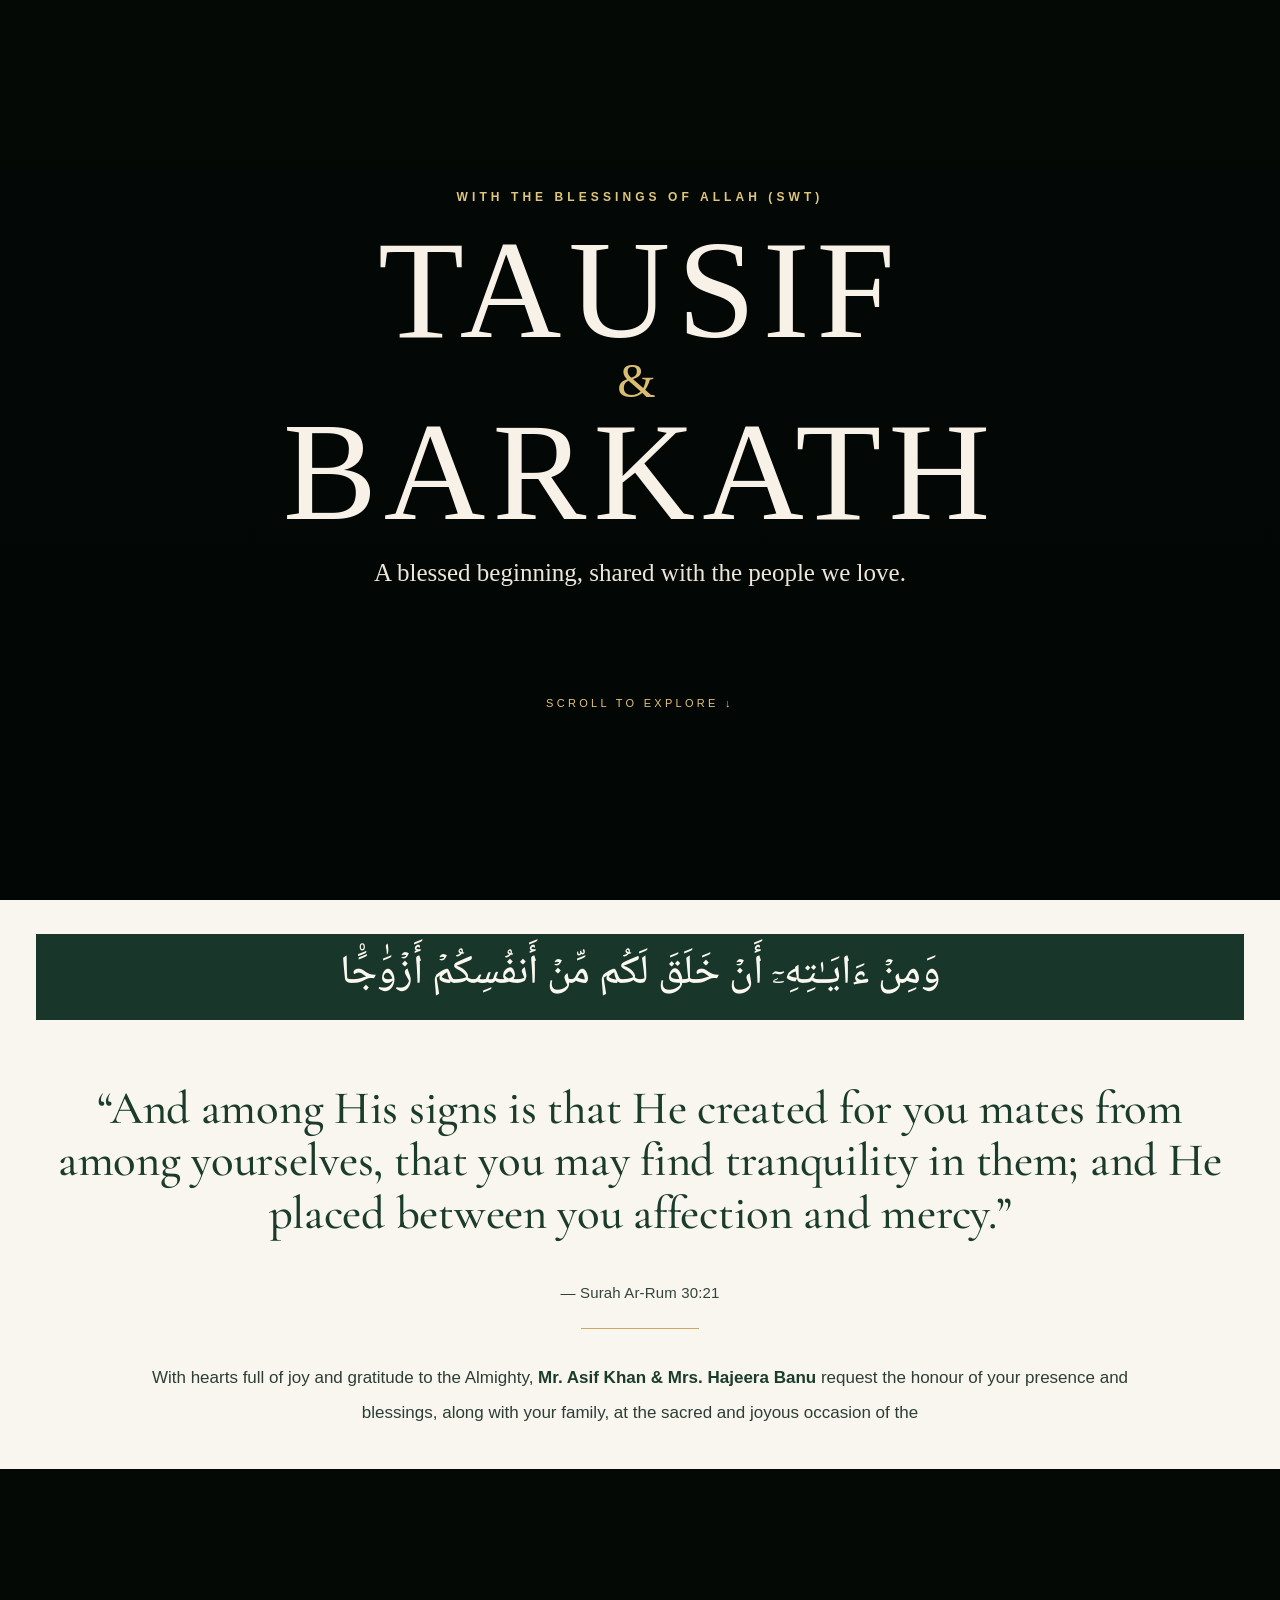
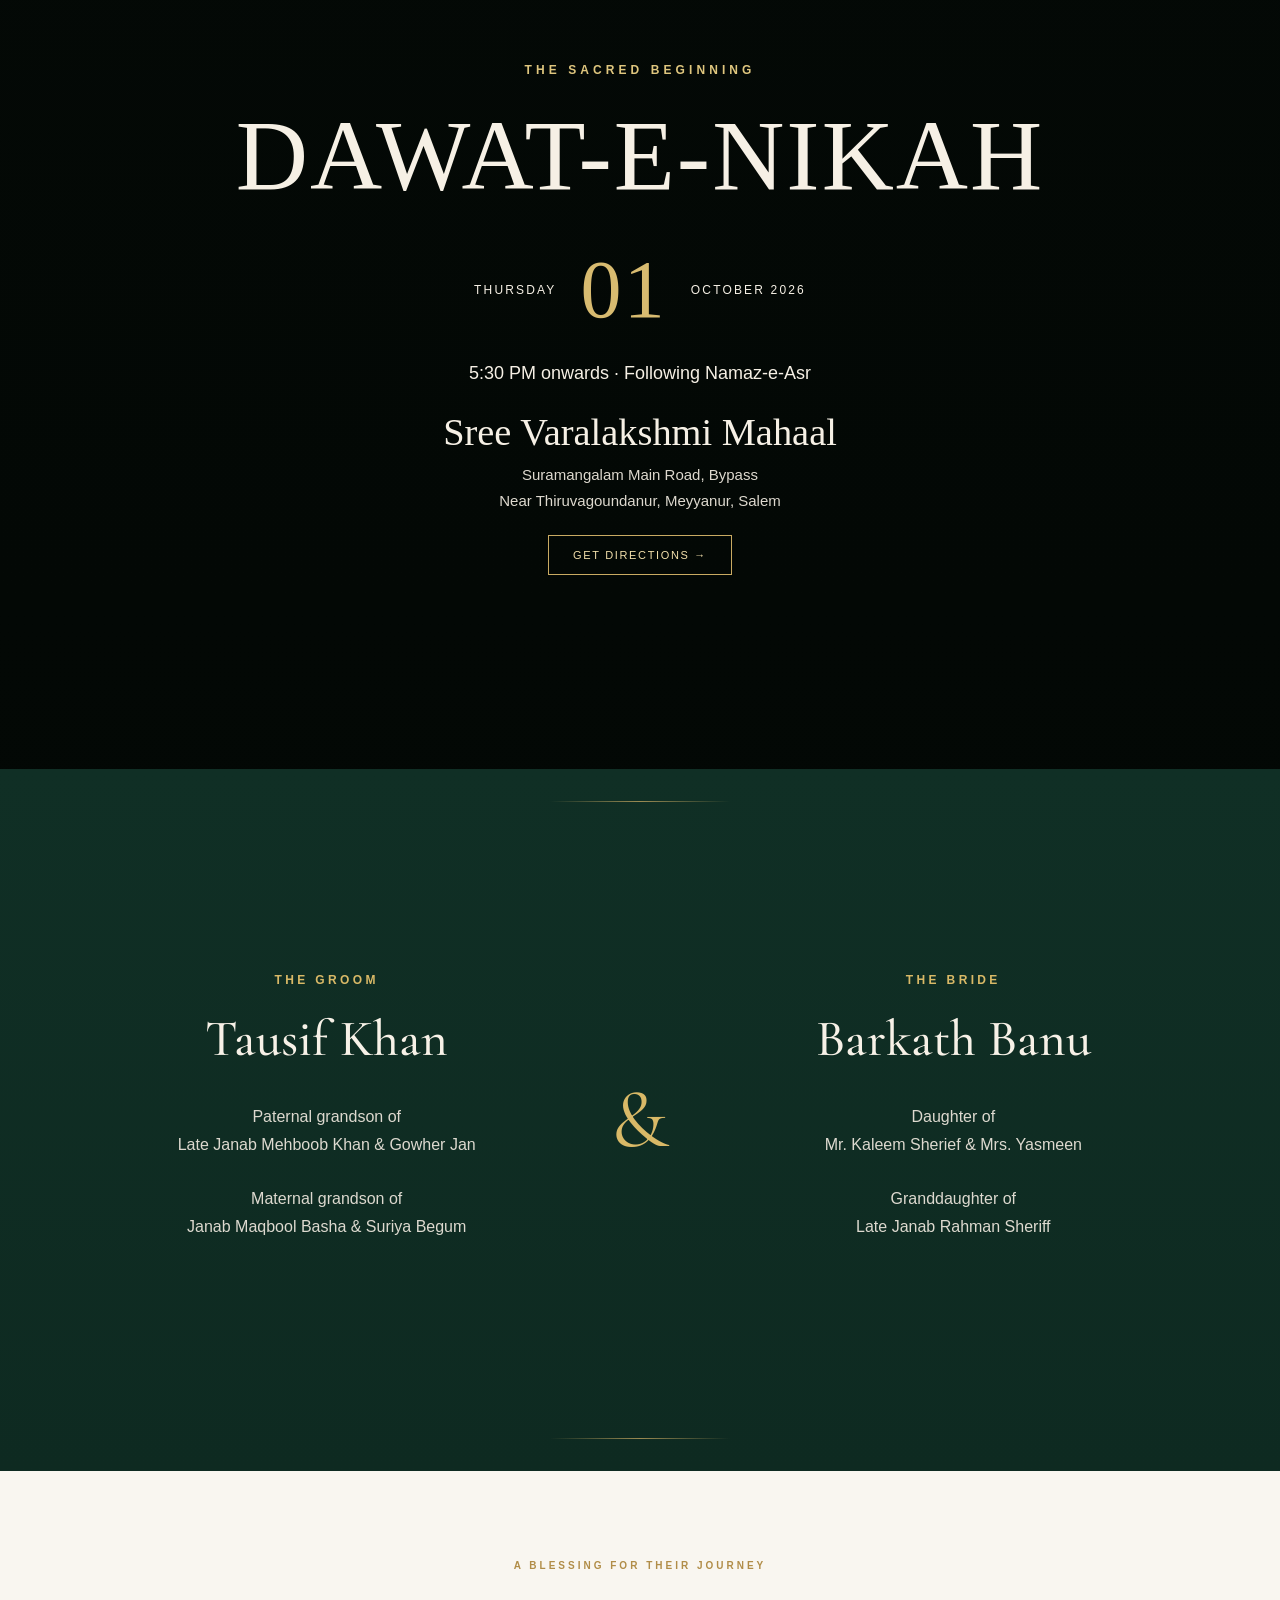
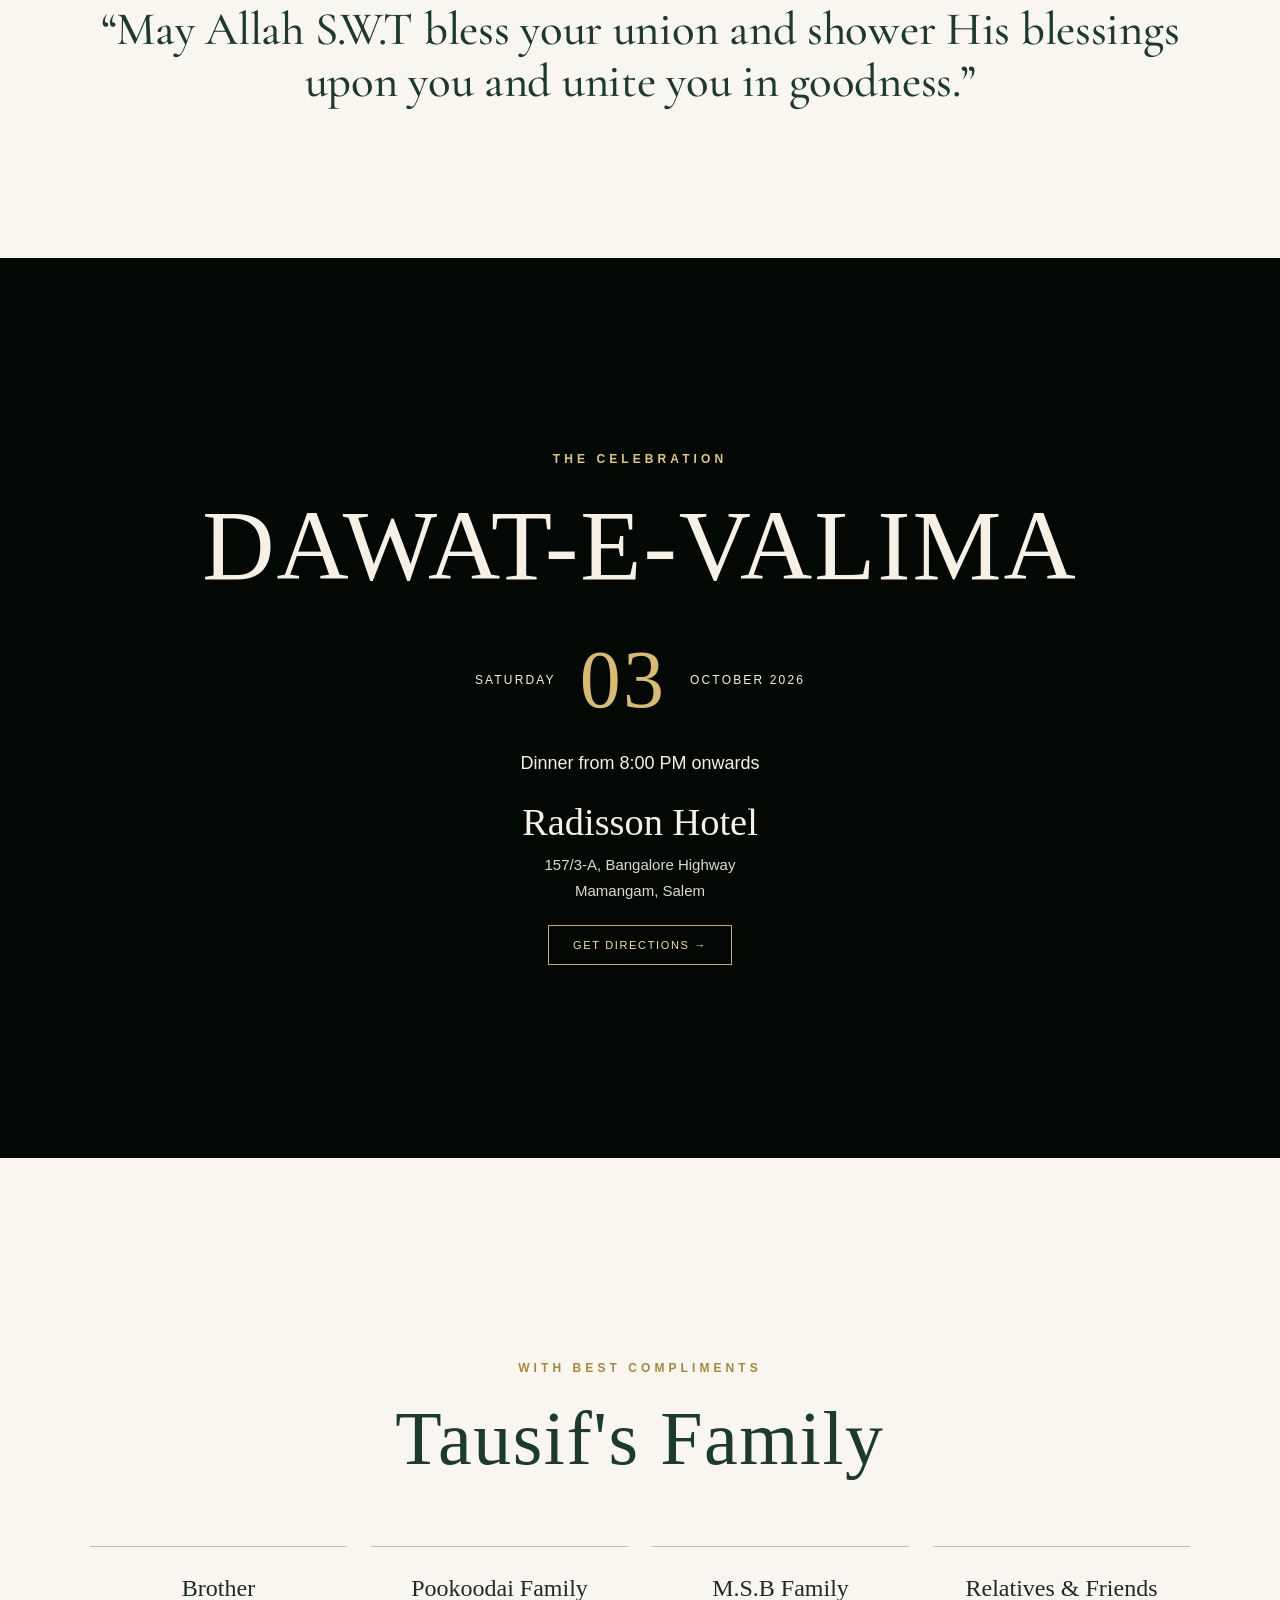
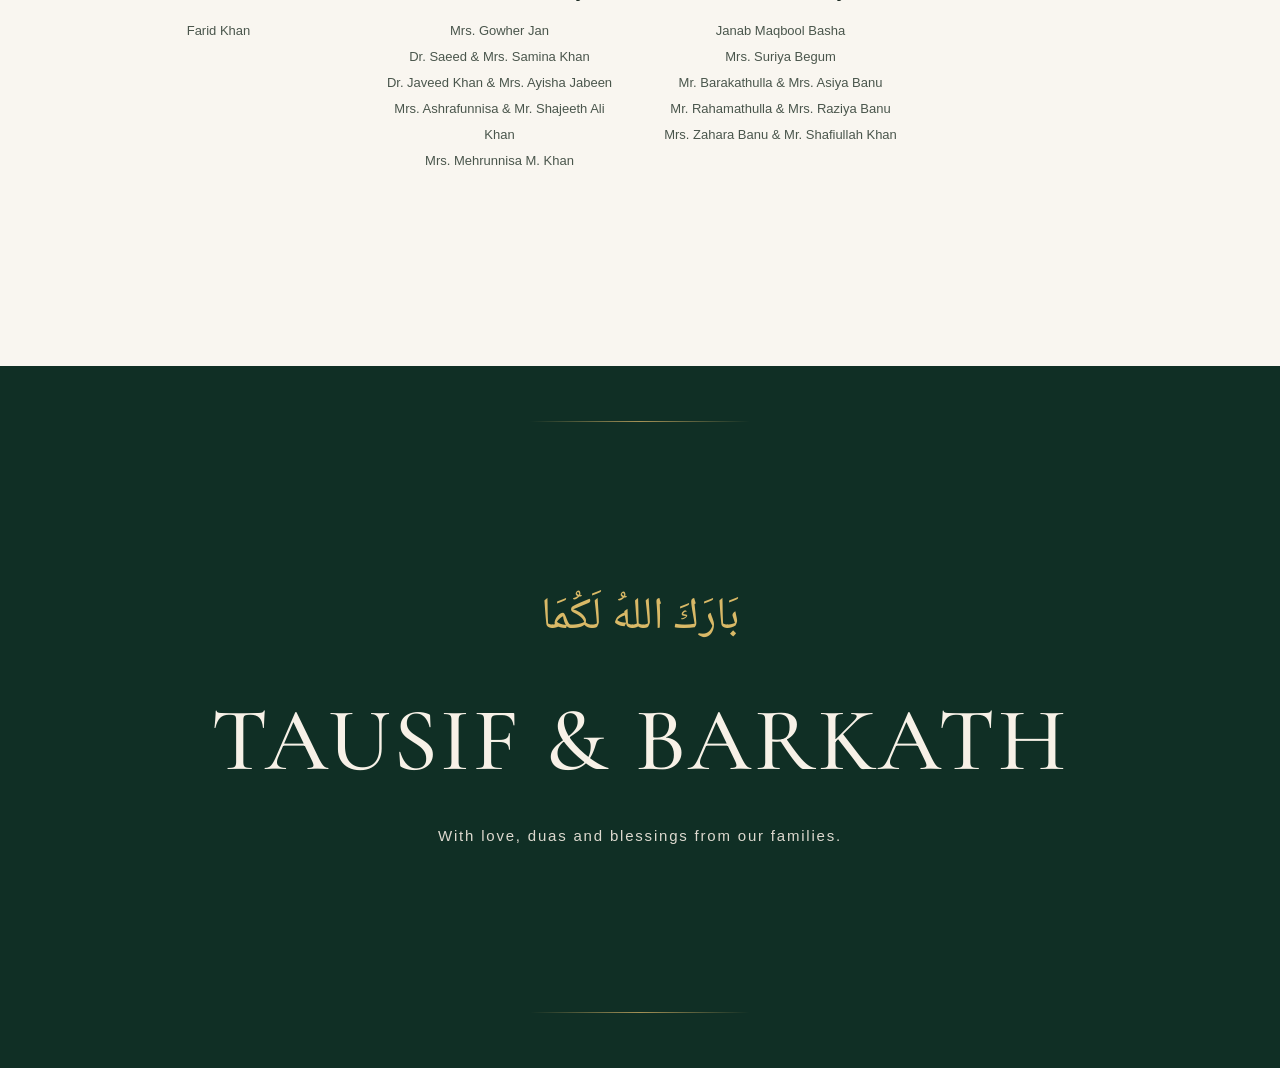
<file: index.html>
<!doctype html><html lang="en"><head><meta charset="utf-8"><meta name="viewport" content="width=device-width,initial-scale=1"><title>Tausif & Barkath — Dawat-e-Nikah & Valima</title><meta name="description" content="The wedding invitation of Tausif Khan and Barkath Banu."><link rel="stylesheet" href="styles.css"></head><body>
<section class="hero"><video class="video-bg" autoplay muted loop playsinline preload="metadata"><source src="11037944-hd_3840_2160_24fps (1).mp4" type="video/mp4"></video><div class="veil"></div><div class="content fade"><div class="eyebrow">With the blessings of Allah (SWT)</div><div class="names">TAUSIF <span class="amp">&</span> BARKATH</div><p class="tagline">A blessed beginning, shared with the people we love.</p><a class="scroll" href="#nikah">Scroll to explore ↓</a></div></section>
<section class="verse-section"><div class="arabic-bar">وَمِنۡ ءَايَـٰتِهِۦۤ أَنۡ خَلَقَ لَكُم مِّنۡ أَنفُسِكُمۡ أَزۡوَٰجً۠ا</div><div class="content fade"><p class="verse-text">“And among His signs is that He created for you mates from among yourselves, that you may find tranquility in them; and He placed between you affection and mercy.”</p><small class="verse-ref">— Surah Ar-Rum 30:21</small><div class="gold-line"></div><p class="intro-copy-light">With hearts full of joy and gratitude to the Almighty, <b>Mr. Asif Khan &amp; Mrs. Hajeera Banu</b> request the honour of your presence and blessings, along with your family, at the sacred and joyous occasion of the</p></div></section>
<section id="nikah"><video class="video-bg" autoplay muted loop playsinline preload="metadata"><source src="12620940_1920_1080_25fps.mp4" type="video/mp4"></video><div class="veil"></div><div class="content fade"><div class="eyebrow">The Sacred Beginning</div><h2 class="event-title">DAWAT-E-NIKAH</h2><div class="date-row"><span>THURSDAY</span><span class="date-day">01</span><span>OCTOBER 2026</span></div><div class="time">5:30 PM onwards · Following Namaz-e-Asr</div><div class="venue">Sree Varalakshmi Mahaal</div><div class="address">Suramangalam Main Road, Bypass<br>Near Thiruvagoundanur, Meyyanur, Salem</div><a class="directions" href="https://www.google.com/maps/search/?api=1&query=Sree+Varalakshmi+Mahaal+Salem" target="_blank" rel="noopener">Get Directions →</a></div></section>
<section class="couple-intro"><div class="couple-column groom"><div class="couple-label">THE GROOM</div><h2>Tausif Khan</h2><p>Paternal grandson of<br>Late Janab Mehboob Khan &amp; Gowher Jan</p><p>Maternal grandson of<br>Janab Maqbool Basha &amp; Suriya Begum</p></div><div class="couple-amp">&amp;</div><div class="couple-column bride"><div class="couple-label">THE BRIDE</div><h2>Barkath Banu</h2><p>Daughter of<br>Mr. Kaleem Sherief &amp; Mrs. Yasmeen</p><p>Granddaughter of<br>Late Janab Rahman Sheriff</p></div></section>
<section class="closing-light"><div class="content fade"><p class="closing-quote-light">“May Allah S.W.T bless your union and shower His blessings upon you and unite you in goodness.”</p></div></section>
<section id="valima"><video class="video-bg" autoplay muted loop playsinline preload="metadata"><source src="assets/stage.mp4" type="video/mp4"></video><div class="veil"></div><div class="content fade"><div class="eyebrow">The Celebration</div><h2 class="event-title">DAWAT-E-VALIMA</h2><div class="date-row"><span>SATURDAY</span><span class="date-day">03</span><span>OCTOBER 2026</span></div><div class="time">Dinner from 8:00 PM onwards</div><div class="venue">Radisson Hotel</div><div class="address">157/3-A, Bangalore Highway<br>Mamangam, Salem</div><a class="directions" href="https://www.google.com/maps/search/?api=1&query=Radisson+Hotel+Salem+Mamangam" target="_blank" rel="noopener">Get Directions →</a></div></section>
<section class="footer"><div class="content"><div class="eyebrow">With Best Compliments</div><h2 class="event-title" style="font-size:clamp(42px,6vw,76px)">Tausif's Family</h2><div class="family-grid"><div><b>Brother</b><p>Farid Khan</p></div><div><b>Pookoodai Family</b><p>Mrs. Gowher Jan<br>Dr. Saeed &amp; Mrs. Samina Khan<br>Dr. Javeed Khan &amp; Mrs. Ayisha Jabeen<br>Mrs. Ashrafunnisa &amp; Mr. Shajeeth Ali Khan<br>Mrs. Mehrunnisa M. Khan</p></div><div><b>M.S.B Family</b><p>Janab Maqbool Basha<br>Mrs. Suriya Begum<br>Mr. Barakathulla &amp; Mrs. Asiya Banu<br>Mr. Rahamathulla &amp; Mrs. Raziya Banu<br>Mrs. Zahara Banu &amp; Mr. Shafiullah Khan</p></div><div><b>Relatives &amp; Friends</b></div></div></div></section>
<section class="final-signature"><div class="signature-inner fade"><div class="signature-arabic">بَارَكَ اللهُ لَكُمَا</div><h2>TAUSIF &amp; BARKATH</h2><p>With love, duas and blessings from our families.</p></div></section><audio id="nasheed" src="%DA%A9%D9%8F%D9%86%DB%A1%20%D9%81%D9%8E%DB%8C%D9%8E%DA%A9%D9%8F%D9%88%DB%A1%D9%86%D9%8F%20-%20Ahemad%20Razvi.mp3" preload="auto" loop></audio>
<script src="script.js"></script></body></html>
</file>
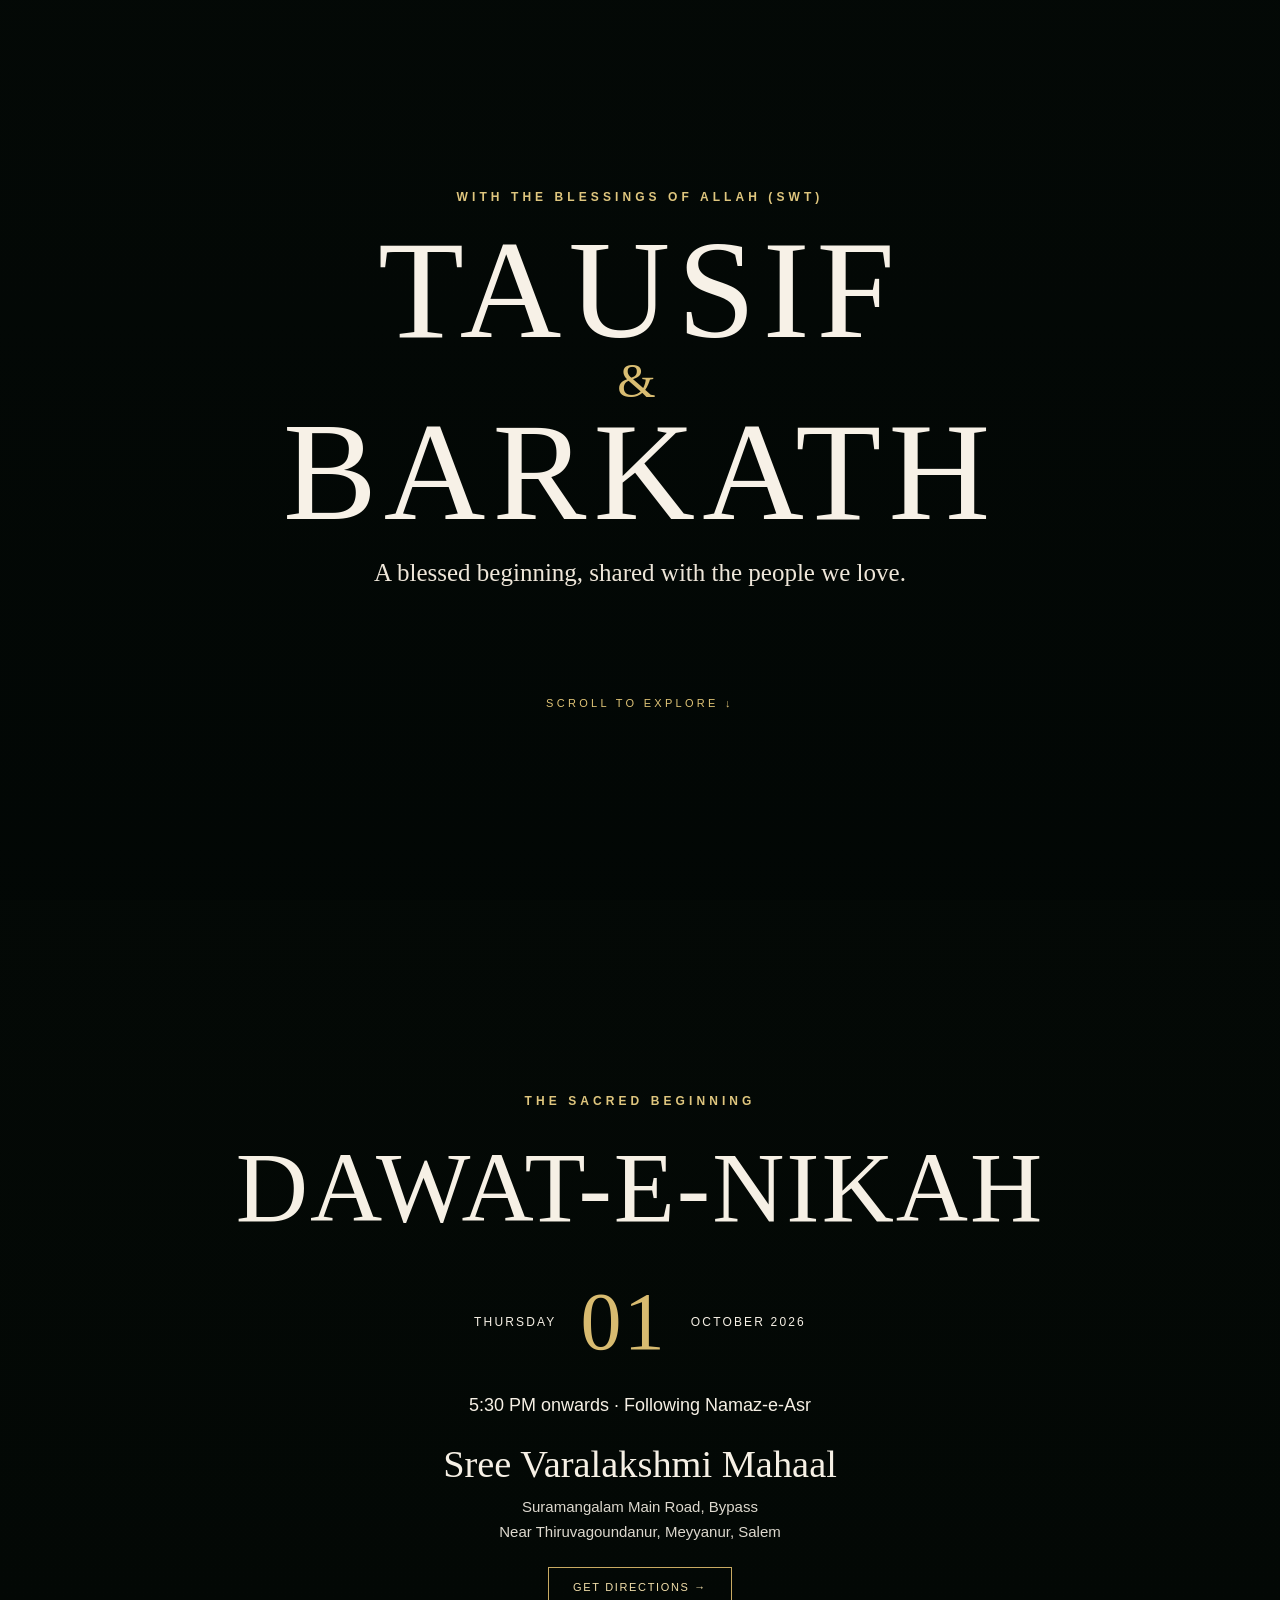
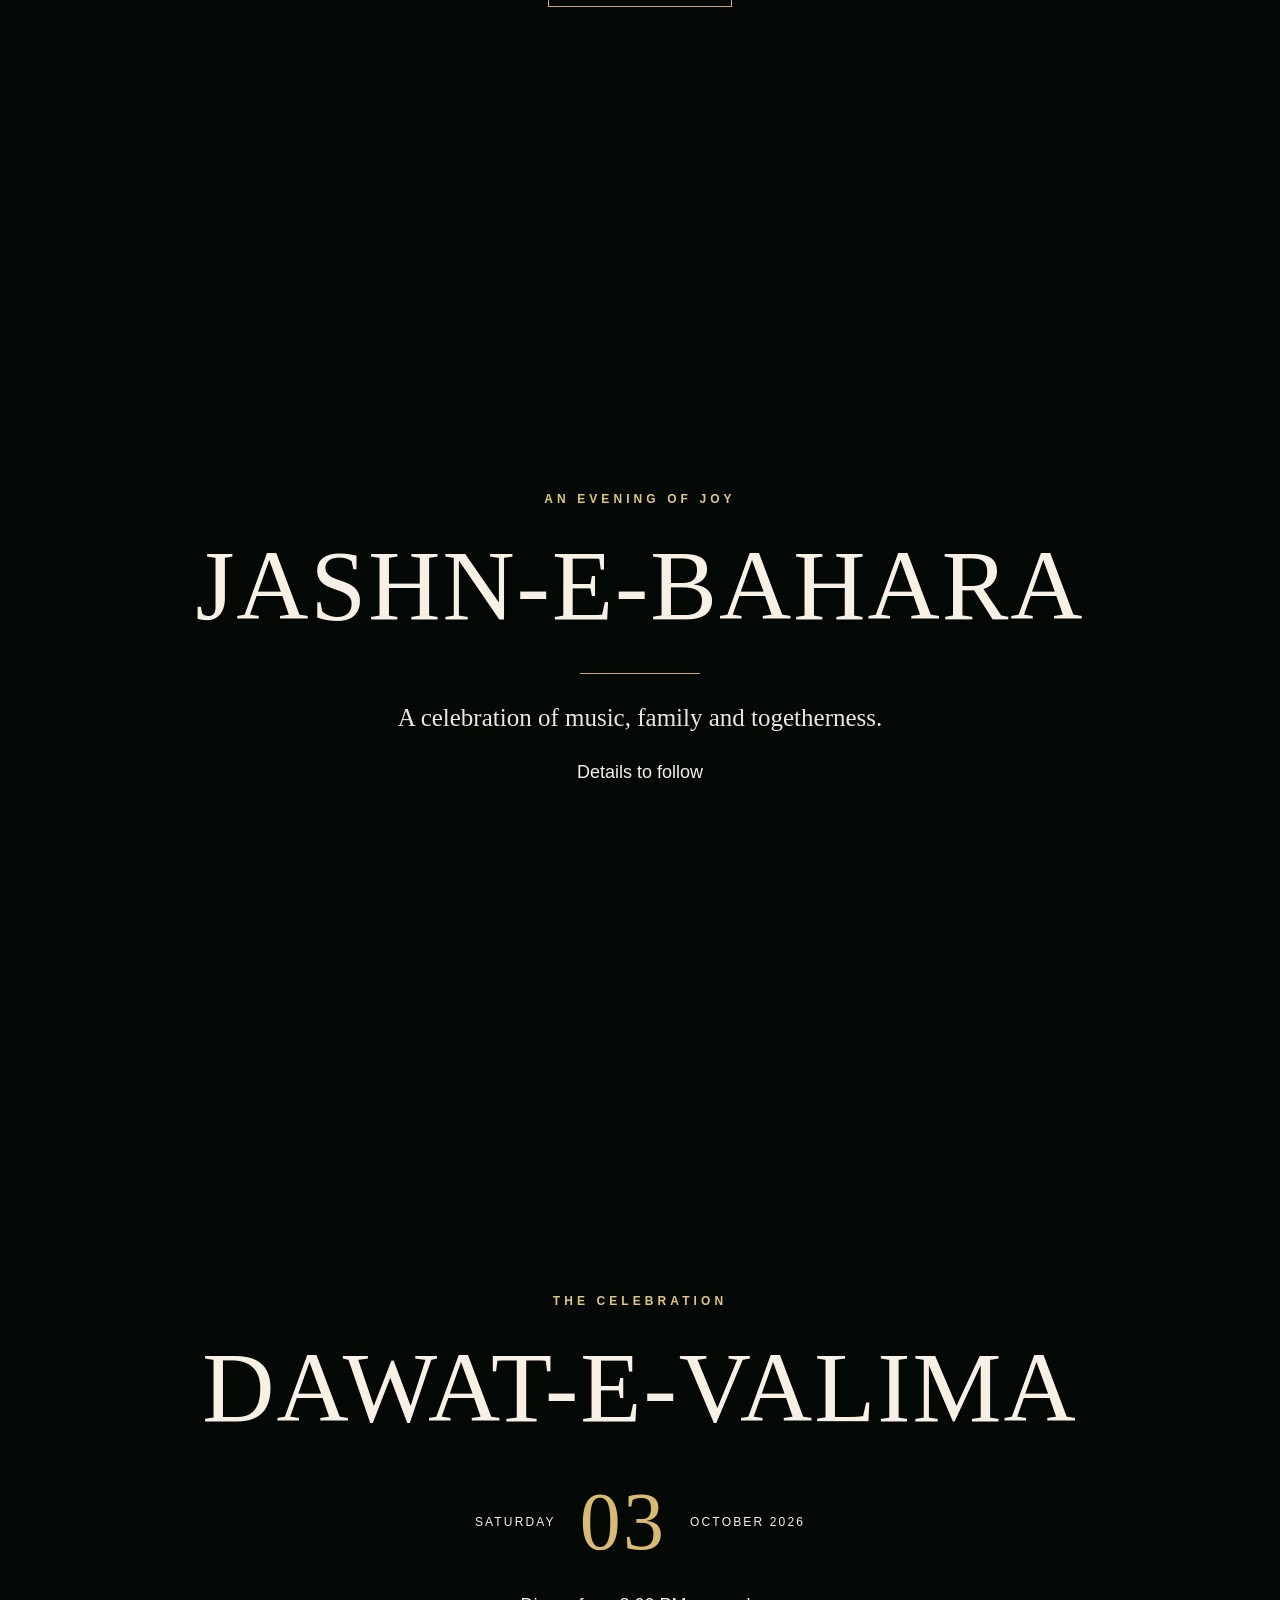
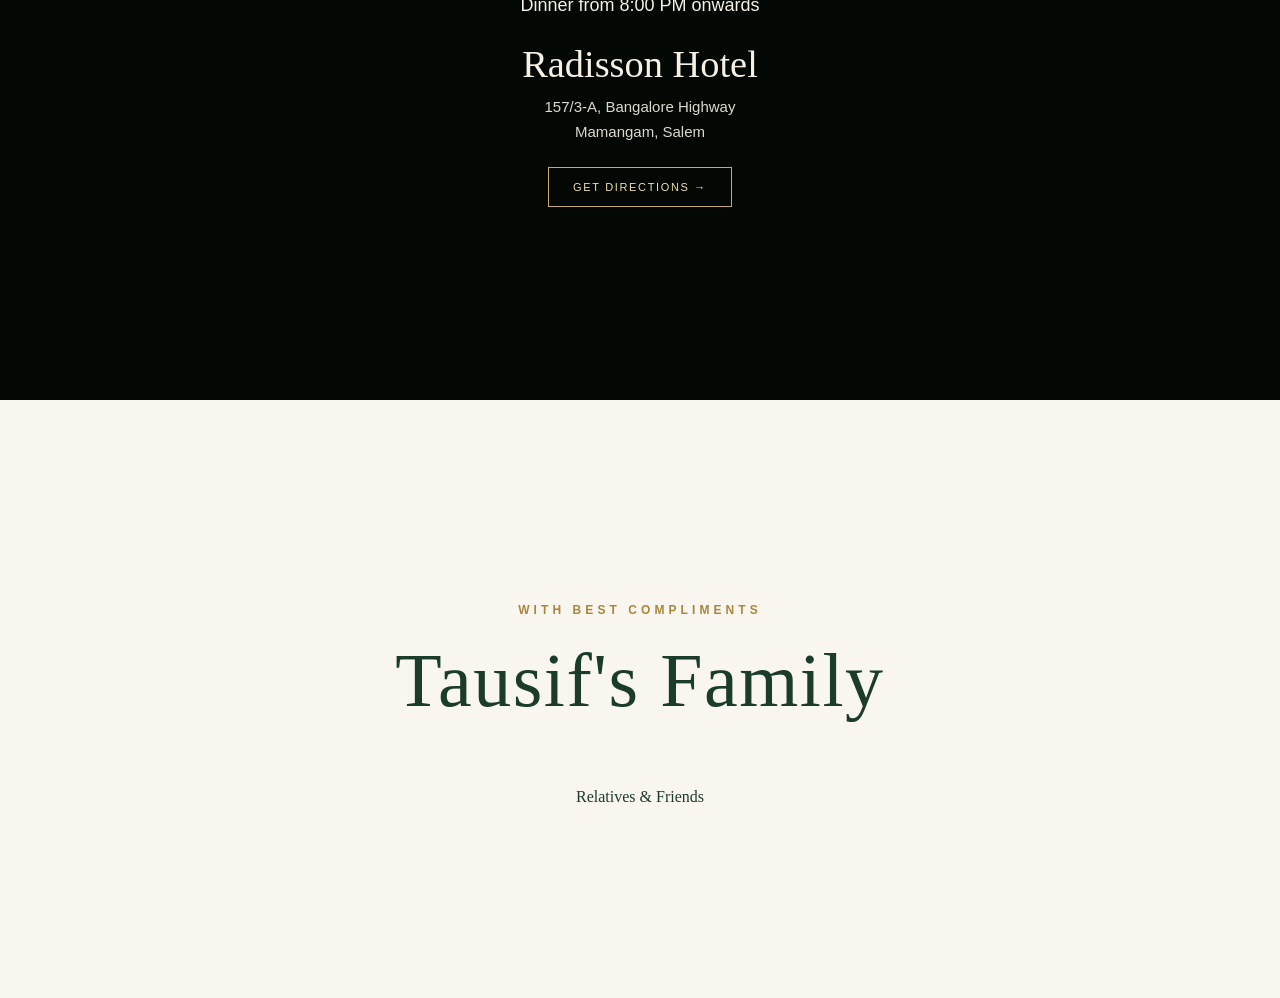
<file: full/index.html>
<!doctype html><html lang="en"><head><meta charset="utf-8"><meta name="viewport" content="width=device-width,initial-scale=1"><title>Tausif & Barkath — Wedding Celebrations</title><link rel="stylesheet" href="../styles.css"></head><body>
<section class="hero"><video class="video-bg" autoplay muted loop playsinline preload="metadata"><source src="assets/mosque.mp4" type="video/mp4"></video><div class="veil"></div><div class="content fade"><div class="eyebrow">With the blessings of Allah (SWT)</div><div class="names">TAUSIF <span class="amp">&</span> BARKATH</div><p class="tagline">A blessed beginning, shared with the people we love.</p><a class="scroll" href="#nikah">Scroll to explore ↓</a></div></section>
<section id="nikah"><video class="video-bg" autoplay muted loop playsinline preload="metadata"><source src="assets/floral.mp4" type="video/mp4"></video><div class="veil"></div><div class="content fade"><div class="eyebrow">The Sacred Beginning</div><h2 class="event-title">DAWAT-E-NIKAH</h2><div class="date-row"><span>THURSDAY</span><span class="date-day">01</span><span>OCTOBER 2026</span></div><div class="time">5:30 PM onwards · Following Namaz-e-Asr</div><div class="venue">Sree Varalakshmi Mahaal</div><div class="address">Suramangalam Main Road, Bypass<br>Near Thiruvagoundanur, Meyyanur, Salem</div><a class="directions" href="https://www.google.com/maps/search/?api=1&query=Sree+Varalakshmi+Mahaal+Salem" target="_blank" rel="noopener">Get Directions →</a></div></section>
<section id="jashn"><video class="video-bg" autoplay muted loop playsinline preload="metadata"><source src="assets/stage.mp4" type="video/mp4"></video><div class="veil"></div><div class="content fade"><div class="eyebrow">An Evening of Joy</div><h2 class="event-title">JASHN-E-BAHARA</h2><div class="gold-line"></div><p class="tagline">A celebration of music, family and togetherness.</p><div class="time">Details to follow</div></div></section>
<section id="valima"><video class="video-bg" autoplay muted loop playsinline preload="metadata"><source src="assets/floral.mp4" type="video/mp4"></video><div class="veil"></div><div class="content fade"><div class="eyebrow">The Celebration</div><h2 class="event-title">DAWAT-E-VALIMA</h2><div class="date-row"><span>SATURDAY</span><span class="date-day">03</span><span>OCTOBER 2026</span></div><div class="time">Dinner from 8:00 PM onwards</div><div class="venue">Radisson Hotel</div><div class="address">157/3-A, Bangalore Highway<br>Mamangam, Salem</div><a class="directions" href="https://www.google.com/maps/search/?api=1&query=Radisson+Hotel+Salem+Mamangam" target="_blank" rel="noopener">Get Directions →</a></div></section>
<section class="footer"><div class="content"><div class="eyebrow">With Best Compliments</div><h2 class="event-title" style="font-size:clamp(42px,6vw,76px)">Tausif's Family</h2><div class="family">Relatives & Friends</div></div></section><audio id="nasheed" src="assets/nasheed.mp3" preload="auto" loop></audio>
<script src="../script.js"></script></body></html>
</file>
<file: styles.css>
@import url('https://fonts.googleapis.com/css2?family=Cormorant+Garamond:wght@400;500;600&family=Noto+Naskh+Arabic:wght@400;500;600&display=swap');
:root{--ink:#f6f0e5;--gold:#c9aa62;--dark:#07120d;--panel:#0b1812;--cream:#f9f6f0;--forest:#1b3b2b;--forest-soft:#2c3e35}*{box-sizing:border-box}html{scroll-behavior:smooth}body{margin:0;background:#050a07;color:var(--ink);font-family:Georgia,'Times New Roman',serif}section{position:relative;min-height:100svh;display:grid;place-items:center;overflow:hidden}.video-bg{position:absolute;inset:0;width:100%;height:100%;object-fit:cover;z-index:-3}.veil{position:absolute;inset:0;background:linear-gradient(180deg,rgba(2,7,4,.42),rgba(2,7,4,.72));z-index:-2}.hero .veil{background:linear-gradient(180deg,rgba(1,6,4,.35),rgba(1,6,4,.78))}.content{width:min(1100px,90vw);text-align:center;position:relative;padding:8vh 0}.eyebrow{text-transform:uppercase;letter-spacing:.34em;color:#dfc67e;font:600 12px/1.4 Arial,sans-serif}.names{font-size:clamp(58px,11vw,150px);font-weight:400;letter-spacing:.05em;line-height:.8;margin:28px 0;color:#f7f1e7}.amp{display:block;font-size:.35em;line-height:1.4;color:#d9bd72}.tagline{font-size:clamp(17px,2vw,25px);margin:30px auto;color:#eee6d9}.scroll{display:inline-block;margin-top:80px;color:#e0c477;text-decoration:none;font:11px Arial,sans-serif;letter-spacing:.3em;text-transform:uppercase}.verse-section,.closing-light,.footer{background:var(--cream);color:var(--forest)}.verse-section{min-height:0;display:block;overflow:visible;padding:34px 36px 38px}.arabic-bar{background:#19362a;color:#fbf8f0;text-align:center;margin:0;padding:8px 24px 12px;min-height:76px;display:flex;align-items:center;justify-content:center;font-family:'Noto Naskh Arabic','Times New Roman',serif;font-size:clamp(27px,3.2vw,43px);font-weight:500;line-height:1.6;direction:rtl}.verse-section .content{width:min(1340px,94vw);margin:0 auto;padding:62px 0 0;text-align:center}.verse-text{font-family:'Cormorant Garamond',Georgia,'Times New Roman',serif;font-size:clamp(34px,3.65vw,56px);font-weight:500;line-height:1.13;letter-spacing:-.006em;margin:0 auto 42px;color:var(--forest);max-width:1200px}.verse-ref{display:block;font:15px/1.4 Arial,sans-serif;color:#34433b;letter-spacing:.01em;margin-bottom:25px}.verse-section .gold-line{width:118px;height:1px;background:var(--gold);margin:0 auto 32px}.intro-copy-light{font:17px/2.05 Arial,sans-serif;color:var(--forest-soft);max-width:1010px;margin:0 auto}.intro-copy-light b{color:var(--forest);font-weight:700}#nikah{min-height:100svh}.event-title{font-size:clamp(46px,8vw,100px);font-weight:400;margin:20px 0 30px;letter-spacing:.02em}.date-row{display:flex;justify-content:center;align-items:center;gap:24px;font:12px Arial,sans-serif;letter-spacing:.18em;text-transform:uppercase}.date-day{font:clamp(50px,7vw,82px) Georgia,serif;color:#d8bb70}.time{font:18px Arial,sans-serif;margin:26px 0}.venue{font-size:clamp(26px,3vw,42px);margin:20px 0 8px}.address{font:15px/1.7 Arial,sans-serif;opacity:.9}.directions{display:inline-block;margin-top:22px;padding:13px 24px;border:1px solid var(--gold);color:#f2dfab;text-decoration:none;font:11px Arial,sans-serif;letter-spacing:.15em;text-transform:uppercase}.couple-intro{min-height:78svh;background:linear-gradient(180deg,#102f25 0%,#0e2a21 100%);color:#f6f0e5;display:grid;grid-template-columns:1fr auto 1fr;align-items:center;gap:60px;padding:82px 8vw;position:relative;text-align:center}.couple-intro::before,.couple-intro::after{content:'';position:absolute;left:50%;width:min(180px,28vw);height:1px;background:linear-gradient(90deg,transparent,rgba(201,170,98,.75),transparent);transform:translateX(-50%)}.couple-intro::before{top:32px}.couple-intro::after{bottom:32px}.couple-column{max-width:650px;margin:auto}.couple-label{font:600 12px/1.4 Arial,sans-serif;letter-spacing:.28em;color:#d9b967;margin-bottom:25px}.couple-column h2{font-family:'Cormorant Garamond',Georgia,serif;font-size:clamp(46px,4vw,64px);font-weight:500;line-height:1;margin:0 0 38px;color:#f7f1e7}.couple-column p{font:16px/1.75 Arial,sans-serif;color:#ddd9cf;margin:0 0 26px}.couple-amp{font-family:'Cormorant Garamond',Georgia,serif;font-size:clamp(62px,6.5vw,90px);font-weight:400;color:#d9b967;align-self:center}.closing-light{min-height:0;display:block;padding:88px 30px 150px;background:var(--cream);position:relative}.closing-light::before{content:'A BLESSING FOR THEIR JOURNEY';display:block;text-align:center;font:600 10px/1.4 Arial,sans-serif;letter-spacing:.3em;color:#b18d48;margin-bottom:30px}.closing-light .content{padding:0;width:min(1200px,92vw);margin:0 auto}.closing-quote-light{font-family:'Cormorant Garamond',Georgia,'Times New Roman',serif;font-style:normal;font-weight:500;font-size:clamp(34px,3.65vw,56px);line-height:1.13;letter-spacing:-.006em;color:var(--forest);max-width:1150px;margin:0 auto;text-align:center}.gold-line{width:120px;height:1px;background:var(--gold);margin:30px auto}.footer{min-height:auto;padding:130px 24px 120px}.footer .eyebrow{color:#a9863b}.footer .event-title{color:var(--forest);margin:18px 0 64px}.family-grid{display:grid;grid-template-columns:repeat(4,1fr);gap:24px;text-align:center;font-family:Arial,sans-serif}.family-grid>div{border-top:1px solid #cdbd93;padding:28px 12px 0}.family-grid b{display:block;font-family:Georgia,serif;font-weight:400;font-size:24px;color:#1d2b23;margin-bottom:16px}.family-grid p{font-size:13px;line-height:2;color:#4a564c;margin:0}.final-signature{min-height:78svh;background:#102f25;color:#f6f0e5;text-align:center;position:relative;display:grid;place-items:center;padding:100px 24px}.final-signature::before,.final-signature::after{content:'';position:absolute;left:50%;width:min(220px,45vw);height:1px;background:linear-gradient(90deg,transparent,rgba(201,170,98,.8),transparent);transform:translateX(-50%)}.final-signature::before{top:55px}.final-signature::after{bottom:55px}.signature-inner{width:min(1000px,92vw)}.signature-arabic{font-family:'Noto Naskh Arabic',serif;color:#d9b967;font-size:clamp(30px,3.5vw,46px);line-height:1.5;direction:rtl;margin-bottom:34px}.final-signature h2{font-family:'Cormorant Garamond',Georgia,serif;font-size:clamp(52px,7vw,96px);font-weight:500;letter-spacing:.03em;margin:0;color:#f7f1e7}.final-signature p{font:15px/1.7 Arial,sans-serif;letter-spacing:.12em;color:#ddd9cf;margin:28px 0 0}.fade{animation:rise .9s ease both}@keyframes rise{from{opacity:0;transform:translateY(24px)}to{opacity:1;transform:none}}@media(max-width:800px){.family-grid{grid-template-columns:1fr 1fr}.verse-section{padding:22px 20px 28px}.arabic-bar{min-height:64px;font-size:clamp(21px,4.8vw,30px);padding:7px 14px 10px}.verse-section .content{padding-top:48px}.verse-text{font-size:clamp(29px,5.8vw,44px);line-height:1.15;margin-bottom:34px}.verse-ref{font-size:14px;margin-bottom:23px}.intro-copy-light{font-size:15.5px;line-height:1.9}.couple-intro{min-height:auto;grid-template-columns:1fr;gap:26px;padding:76px 24px}.couple-intro::before{top:26px}.couple-intro::after{bottom:26px}.couple-amp{font-size:66px;line-height:.8}.couple-column h2{font-size:clamp(42px,9.5vw,58px);margin-bottom:30px}.couple-column p{font-size:15px;line-height:1.75;margin-bottom:24px}.closing-light{padding:68px 22px 120px}.closing-light::before{font-size:9px;letter-spacing:.24em;margin-bottom:24px}.closing-quote-light{font-size:clamp(29px,5.8vw,44px);line-height:1.15}.final-signature{min-height:70svh;padding:80px 20px}.final-signature::before{top:38px}.final-signature::after{bottom:38px}.signature-arabic{font-size:30px;margin-bottom:28px}.final-signature h2{font-size:clamp(46px,10vw,68px);line-height:1}.final-signature p{font-size:12px;letter-spacing:.08em}}@media(max-width:520px){.family-grid{grid-template-columns:1fr}.footer{padding:90px 24px 80px}.verse-section{padding:16px 14px 22px}.arabic-bar{font-size:clamp(19px,5.2vw,25px);line-height:1.7}.verse-section .content{padding-top:38px}.verse-text{font-size:clamp(27px,6.7vw,37px);line-height:1.16}.intro-copy-light{font-size:14px;line-height:1.85}.couple-intro{padding:64px 18px}.couple-label{font-size:10px;letter-spacing:.22em;margin-bottom:20px}.couple-column h2{font-size:clamp(40px,10.5vw,52px);margin-bottom:26px}.couple-column p{font-size:13.5px;line-height:1.8}.couple-amp{font-size:58px}.closing-light{padding:58px 18px 105px}.closing-light::before{margin-bottom:21px}.closing-quote-light{font-size:clamp(27px,6.7vw,37px)}.final-signature{min-height:64svh;padding:70px 18px}.final-signature::before{top:32px}.final-signature::after{bottom:32px}.signature-arabic{font-size:27px}.final-signature h2{font-size:clamp(42px,10vw,56px)}.final-signature p{font-size:11px;line-height:1.6}}@media(max-width:700px){section{min-height:92svh}.content{padding:7vh 0}.names{line-height:.9}.date-row{gap:10px}.event-title{line-height:1}.quote{padding:18px}.scroll{margin-top:50px}}
</file>
